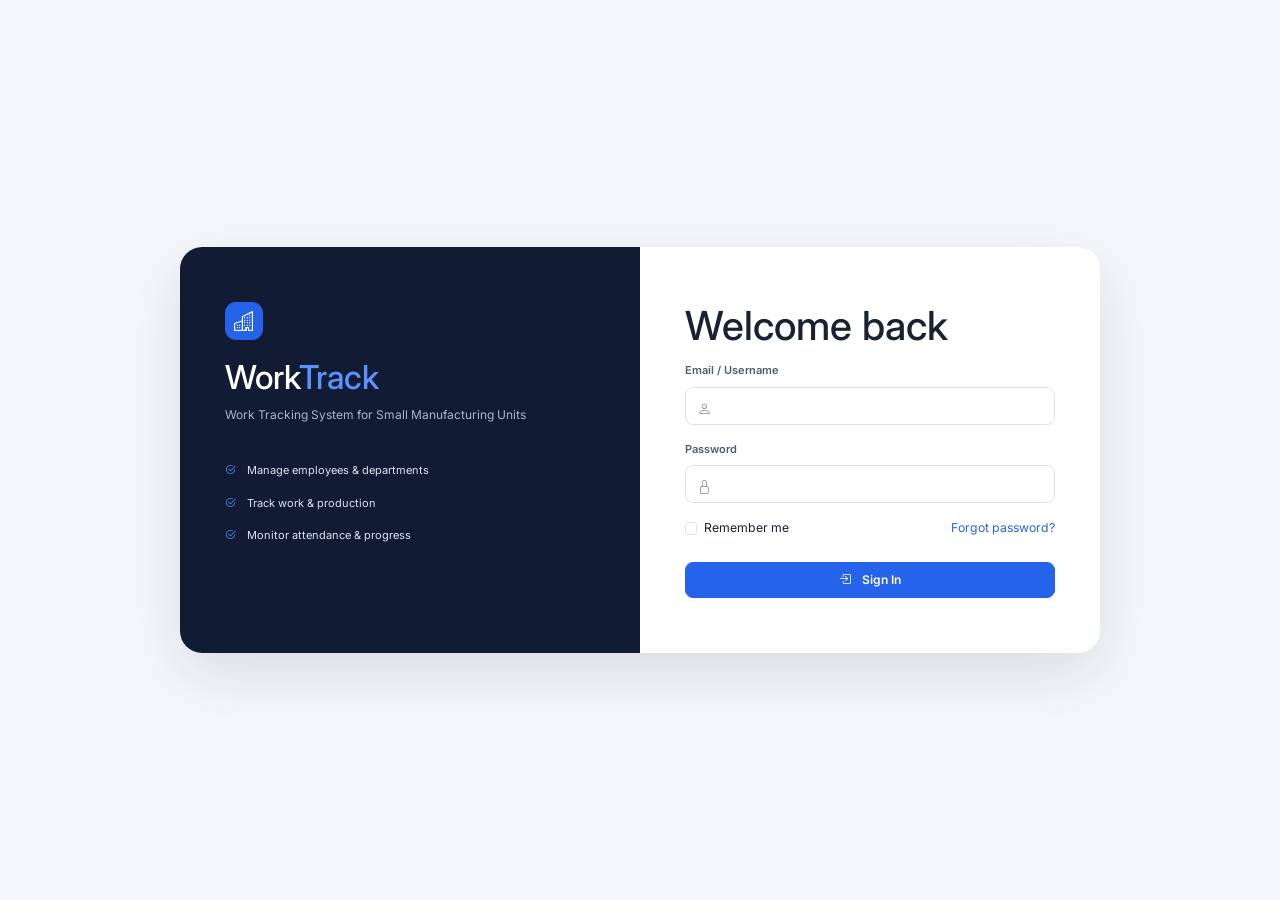
<file: frontend/index.html>
<!DOCTYPE html>

<html lang="en">

<head>

  <meta charset="UTF-8">

  <meta name="viewport" content="width=device-width, initial-scale=1.0">

  <title>WorkTrack | Login</title>

  <link href="https://cdn.jsdelivr.net/npm/bootstrap@5.3.3/dist/css/bootstrap.min.css" rel="stylesheet">

  <link href="https://cdn.jsdelivr.net/npm/bootstrap-icons@1.11.3/font/bootstrap-icons.css" rel="stylesheet">

  <link rel="stylesheet" href="assets/style.css">

</head>

<body class="login-page">

  <div class="login-shell">

    <div class="login-brand">

      <div class="brand-mark">
        <i class="bi bi-buildings"></i>
      </div>

      <h1>
        Work<span>Track</span>
      </h1>

      <p>
        Work Tracking System for Small Manufacturing Units
      </p>

      <div class="login-feature">
        <i class="bi bi-check2-circle"></i>
        Manage employees & departments
      </div>

      <div class="login-feature">
        <i class="bi bi-check2-circle"></i>
        Track work & production
      </div>

      <div class="login-feature">
        <i class="bi bi-check2-circle"></i>
        Monitor attendance & progress
      </div>

    </div>


    <div class="login-card">

      <div class="mobile-brand">
        Work<span>Track</span>
      </div>

      <h1>
        Welcome back
      </h1>

      <form id="loginForm">

        <label class="form-label">
          Email / Username
        </label>

        <div class="input-icon">

          <i class="bi bi-person"></i>

          <input type="text" class="form-control" id="loginUser" required autocomplete="username">

        </div>


        <label class="form-label mt-3">
          Password
        </label>

        <div class="input-icon">

          <i class="bi bi-lock"></i>

          <input type="password" class="form-control" id="loginPass" required autocomplete="current-password">

        </div>


        <div class="d-flex justify-content-between align-items-center mt-3 mb-4">

          <label class="small">

            <input type="checkbox" class="form-check-input me-1">

            Remember me

          </label>


          <a href="#" class="small" id="forgotPasswordLink">
            Forgot password?
          </a>

        </div>


        <button class="btn btn-primary w-100 py-2" type="submit">

          <i class="bi bi-box-arrow-in-right me-2"></i>

          Sign In

        </button>

      </form>

    </div>

  </div>


  <!-- Forgot Password Modal -->

  <div class="modal fade" id="forgotPasswordModal" tabindex="-1" aria-hidden="true">

    <div class="modal-dialog modal-dialog-centered">

      <div class="modal-content">

        <div class="modal-header">

          <h5 class="modal-title">

            <i class="bi bi-key me-2"></i>

            Reset Password

          </h5>

          <button type="button" class="btn-close" data-bs-dismiss="modal" aria-label="Close"></button>

        </div>


        <div class="modal-body">

          <form id="forgotPasswordForm">

            <div class="mb-3">

              <label class="form-label">
                Registered Email
              </label>

              <input type="email" class="form-control" id="forgotEmail" required>

            </div>


            <div class="mb-3">

              <label class="form-label">
                Registered Phone Number
              </label>

              <input type="text" class="form-control" id="forgotPhone" required>

            </div>


            <div class="mb-3">

              <label class="form-label">
                New Password
              </label>

              <input type="password" class="form-control" id="forgotNewPassword" minlength="6" required>

            </div>


            <div class="mb-3">

              <label class="form-label">
                Confirm New Password
              </label>

              <input type="password" class="form-control" id="forgotConfirmPassword" minlength="6" required>

            </div>


            <button type="submit" class="btn btn-primary w-100">

              <i class="bi bi-check-circle me-2"></i>

              Reset Password

            </button>

          </form>

        </div>

      </div>

    </div>

  </div>


  <script src="https://cdn.jsdelivr.net/npm/bootstrap@5.3.3/dist/js/bootstrap.bundle.min.js"></script>

  <script src="assets/script.js"></script>


  <script>

    document.addEventListener(
      'DOMContentLoaded',
      function () {

        const forgotLink =
          document.getElementById(
            'forgotPasswordLink'
          );

        const forgotForm =
          document.getElementById(
            'forgotPasswordForm'
          );

        const forgotModalElement =
          document.getElementById(
            'forgotPasswordModal'
          );

        if (
          !forgotLink ||
          !forgotForm ||
          !forgotModalElement
        ) {
          return;
        }


        const forgotModal =
          new bootstrap.Modal(
            forgotModalElement
          );


        forgotLink.addEventListener(
          'click',
          function (event) {

            event.preventDefault();

            forgotForm.reset();

            forgotModal.show();

          }
        );


        forgotForm.addEventListener(
          'submit',
          async function (event) {

            event.preventDefault();


            const email =
              document.getElementById(
                'forgotEmail'
              ).value.trim();


            const phone =
              document.getElementById(
                'forgotPhone'
              ).value.trim();


            const newPassword =
              document.getElementById(
                'forgotNewPassword'
              ).value;


            const confirmPassword =
              document.getElementById(
                'forgotConfirmPassword'
              ).value;


            if (newPassword.length < 6) {

              showToast(
                'New password must be at least 6 characters.'
              );

              return;

            }


            if (
              newPassword !==
              confirmPassword
            ) {

              showToast(
                'Passwords do not match.'
              );

              return;

            }


            try {

              const response =
                await fetch(
                  '/api/forgot-password',
                  {
                    method: 'POST',

                    headers: {
                      'Content-Type':
                        'application/json'
                    },

                    credentials:
                      'same-origin',

                    body: JSON.stringify({

                      email: email,

                      phone: phone,

                      new_password:
                        newPassword,

                      confirm_password:
                        confirmPassword

                    })
                  }
                );


              const data =
                await response.json();


              if (
                !response.ok ||
                !data.success
              ) {

                throw new Error(
                  data.message ||
                  'Password reset failed.'
                );

              }


              forgotModal.hide();

              forgotForm.reset();


              showToast(
                'Password reset successfully. You can now login.'
              );


            } catch (error) {

              showToast(
                error.message ||
                'Password reset failed.'
              );

            }

          }
        );

      }
    );

  </script>

</body>

</html>
</file>
<file: frontend/assets/style.css>
@import url('https://fonts.googleapis.com/css2?family=Inter:wght@400;500;600;700;800&display=swap');
:root{--primary:#2563eb;--primary-dark:#1d4ed8;--navy:#172554;--bg:#f5f7fb;--text:#182230;--muted:#6b7280;--border:#e7eaf0;--white:#fff;--sidebar:260px}
*{box-sizing:border-box}body{margin:0;background:var(--bg);color:var(--text);font-family:Inter,Arial,sans-serif;font-size:14px}a{text-decoration:none;color:var(--primary)}button,input,select,textarea{font-family:inherit}.app{min-height:100vh}.sidebar{width:var(--sidebar);background:#111c34;color:#dce4f4;position:fixed;left:0;top:0;bottom:0;padding:22px 14px;display:flex;flex-direction:column;z-index:100}.sidebar-brand{display:flex;align-items:center;gap:11px;padding:2px 10px 25px}.sidebar-brand strong{display:block;font-size:19px;color:white;letter-spacing:-.4px}.sidebar-brand small{display:block;color:#8794ae;font-size:10px;margin-top:2px}.brand-mark{width:38px;height:38px;border-radius:11px;background:#2563eb;color:white;display:grid;place-items:center;font-size:20px}.nav-label{font-size:10px;letter-spacing:1.2px;color:#71809d;font-weight:700;padding:9px 12px 7px}.nav-link{display:flex;align-items:center;gap:12px;color:#aebbd0;border-radius:9px;padding:10px 12px;margin:3px 0;font-weight:500;transition:.2s}.nav-link i{font-size:17px;width:20px;text-align:center}.nav-link:hover{background:#1c2945;color:white}.nav-link.active{background:#2563eb;color:#fff;box-shadow:0 5px 16px rgba(37,99,235,.2)}.nav-link.logout{color:#c4cedf}.sidebar-bottom{margin-top:auto;border-top:1px solid #293650;padding:15px 8px 3px;display:flex;align-items:center;gap:10px}.sidebar-bottom strong{font-size:12px;color:#fff;display:block}.sidebar-bottom small{font-size:10px;color:#8190aa}.mini-avatar,.avatar{display:grid;place-items:center;background:#dbeafe;color:#1d4ed8;font-weight:700;border-radius:50%}.mini-avatar{width:32px;height:32px;font-size:11px}.main{margin-left:var(--sidebar);min-height:100vh}.topbar{height:76px;background:#fff;border-bottom:1px solid var(--border);padding:0 32px;display:flex;align-items:center;justify-content:space-between;position:sticky;top:0;z-index:50}.topbar h5{font-size:15px;font-weight:700}.top-subtitle{font-size:11px;color:#9299a8}.top-actions{display:flex;align-items:center;gap:17px}.icon-btn{border:0;background:transparent;width:36px;height:36px;border-radius:9px;display:grid;place-items:center;color:#687386;font-size:19px;position:relative}.icon-btn:hover{background:#f2f4f8}.notification-dot{position:absolute;width:7px;height:7px;border-radius:50%;background:#ef4444;top:8px;right:7px;border:2px solid #fff}.user-menu{display:flex;align-items:center;gap:9px}.avatar{width:35px;height:35px;font-size:11px}.user-menu strong,.user-menu small{display:block}.user-menu strong{font-size:12px}.user-menu small{font-size:10px;color:#8992a2;margin-top:2px}.content{padding:28px 32px 45px;max-width:1500px;margin:auto}.welcome-row,.page-title{display:flex;align-items:flex-end;justify-content:space-between;margin-bottom:24px}.welcome-row h1,.page-title h1{font-size:25px;letter-spacing:-.6px;margin:4px 0 4px;font-weight:750}.muted{color:var(--muted);margin:0}.eyebrow{font-size:10px;color:#6680b5;letter-spacing:1.3px;font-weight:700}.stat-card{background:#fff;border:1px solid var(--border);border-radius:13px;padding:18px;display:flex;gap:13px;align-items:flex-start;min-height:122px;box-shadow:0 2px 5px rgba(22,34,51,.02)}.stat-card.compact{min-height:105px;padding:15px}.stat-icon{width:43px;height:43px;border-radius:11px;display:grid;place-items:center;font-size:20px;flex:none}.stat-icon.blue,.dept-icon.blue,.report-icon.blue{background:#e9f1ff;color:#2563eb}.stat-icon.green,.dept-icon.green,.report-icon.green{background:#e8f8ef;color:#16a34a}.stat-icon.orange,.dept-icon.orange,.report-icon.orange{background:#fff2df;color:#ea8a0a}.stat-icon.purple,.dept-icon.purple,.report-icon.purple{background:#f1eaff;color:#7c3aed}.stat-icon.red,.dept-icon.red{background:#ffebeb;color:#dc2626}.stat-icon.teal,.dept-icon.teal{background:#e6f8f6;color:#0f766e}.stat-card span{display:block;color:#71798a;font-size:11px}.stat-card h3{font-size:25px;margin:5px 0 4px;letter-spacing:-.5px}.positive{color:#16a34a!important}.warning{color:#d97706!important}.panel{background:#fff;border:1px solid var(--border);border-radius:13px;padding:19px;box-shadow:0 2px 5px rgba(22,34,51,.02)}.panel-head{display:flex;justify-content:space-between;align-items:center;gap:10px;margin-bottom:15px}.panel-head h5{font-size:14px;margin:0 0 3px;font-weight:700}.panel-head p{font-size:11px;color:#8992a2;margin:0}.filter-select{width:120px}.view-link{font-size:11px;font-weight:600}.table{margin-bottom:0;font-size:12px}.table th{font-size:10px;color:#7d8797;text-transform:uppercase;letter-spacing:.5px;border-bottom-color:var(--border);font-weight:700;white-space:nowrap}.table td{border-bottom-color:#eef0f4;color:#4d5767;padding:13px 9px;white-space:nowrap}.table tr:last-child td{border-bottom:0}.table strong{color:#202938}.person{display:flex;align-items:center;gap:9px}.person small{display:block;font-size:10px;color:#8b94a3;margin-top:2px}.table-avatar{width:32px;height:32px;border-radius:9px;display:grid;place-items:center;background:#e9f1ff;color:#2563eb;font-size:10px;font-weight:700;flex:none}.purple-bg{background:#f0e9ff;color:#7c3aed}.orange-bg{background:#fff0df;color:#d97706}.green-bg{background:#e7f8ee;color:#16a34a}.status,.badge-soft{display:inline-flex;align-items:center;border-radius:20px;padding:5px 9px;font-size:10px;font-weight:600}.green-status{background:#e9f8ef;color:#16803d}.orange-status{background:#fff2df;color:#b86a00}.blue-status{background:#e9f1ff;color:#245ac7}.yellow-status{background:#fff8dc;color:#a77a00}.red-status{background:#ffebeb;color:#c62828}.badge-soft.red{background:#ffebeb;color:#c62828}.badge-soft.yellow{background:#fff8dc;color:#9a7600}.badge-soft.gray{background:#f0f2f5;color:#667080}.icon-btn-sm{border:0;background:transparent;color:#8992a2}.chart-wrap{height:270px}.fake-chart{height:100%;display:flex;padding-top:8px}.y-axis{width:45px;display:flex;flex-direction:column;justify-content:space-between;padding-bottom:25px;color:#9ba3af;font-size:9px}.bars{flex:1;display:flex;align-items:stretch;justify-content:space-around;border-bottom:1px solid #e8ebf0;background:repeating-linear-gradient(to bottom,transparent 0,transparent 52px,#edf0f4 53px);padding:0 10px}.bar-col{width:10%;display:flex;flex-direction:column;justify-content:flex-end;align-items:center;gap:8px}.bar-col i{display:block;width:30px;background:#4f83ee;border-radius:5px 5px 0 0;min-height:10px}.bar-col small{font-size:9px;color:#8992a2;margin-bottom:7px}.donut-box{height:250px;display:flex;align-items:center;justify-content:center;gap:22px}.donut{width:150px;height:150px;border-radius:50%;background:conic-gradient(#2563eb 0 37.5%,#f59e0b 37.5% 90.6%,#d8dde6 90.6% 100%);display:grid;place-items:center;position:relative}.donut:after{content:"";position:absolute;inset:23px;background:#fff;border-radius:50%}.donut div{position:relative;z-index:2;text-align:center}.donut strong{display:block;font-size:27px}.donut small{font-size:10px;color:#8a93a1}.legend{display:flex;flex-direction:column;gap:14px}.legend span{font-size:10px;color:#697384;display:flex;align-items:center;gap:7px}.legend b{margin-left:8px;color:#202938}.dot{width:8px;height:8px;border-radius:50%;display:inline-block}.blue-dot{background:#2563eb}.orange-dot{background:#f59e0b}.gray-dot{background:#d8dde6}.green-dot{background:#22c55e}.red-dot{background:#ef4444}.yellow-dot{background:#eab308}.attendance-summary{display:flex;align-items:center;justify-content:center;gap:30px;height:150px}.att-circle{width:110px;height:110px;border:10px solid #dff4e8;border-top-color:#22c55e;border-radius:50%;display:flex;flex-direction:column;align-items:center;justify-content:center}.att-circle strong{font-size:17px}.att-circle small{font-size:9px;color:#7c8796}.att-list{display:flex;flex-direction:column;gap:12px}.att-list div{font-size:11px;color:#687386}.att-list b{margin-left:12px;color:#202938}.toolbar{display:flex;justify-content:space-between;gap:12px;margin-bottom:16px}.toolbar-actions{display:flex;gap:8px}.search-box{background:#fff;border:1px solid var(--border);border-radius:9px;width:280px;display:flex;align-items:center;padding:0 11px;color:#8a94a4}.search-box input{border:0;outline:0;width:100%;padding:9px 8px;font-size:11px}.form-control,.form-select{border-color:#dfe4eb;border-radius:8px;font-size:12px;padding:9px 11px}.form-label{font-size:11px;font-weight:600;color:#525c6d}.btn{font-size:12px;border-radius:8px;font-weight:600}.btn-primary{background:#2563eb;border-color:#2563eb}.btn-primary:hover{background:#1d4ed8;border-color:#1d4ed8}.btn-light{background:#f5f6f8;border-color:#e6e8ec}.dept-card{background:#fff;border:1px solid var(--border);border-radius:13px;padding:20px;position:relative;min-height:190px}.dept-icon,.report-icon{width:44px;height:44px;border-radius:11px;display:grid;place-items:center;font-size:20px;margin-bottom:16px}.dept-card h5{font-size:14px;margin:0 0 4px}.dept-card p{font-size:11px;color:#8b94a3;margin:0}.dept-number{position:absolute;right:18px;top:20px;color:#c2c8d2;font-size:11px;font-weight:700}.progress{height:7px;background:#edf0f4;border-radius:20px}.progress-bar{background:#4f83ee;border-radius:20px}.dept-card .progress{margin-top:18px!important}.dept-card small{display:block;margin-top:7px;font-size:9px}.legend-inline{display:flex;gap:12px;font-size:9px;color:#7b8493}.legend-inline span{display:flex;align-items:center;gap:5px}.mini-stat{background:#fff;border:1px solid var(--border);border-radius:12px;padding:16px}.mini-stat span{font-size:10px;color:#788293;display:block}.mini-stat strong{display:block;font-size:24px;margin:5px 0}.mini-stat small{font-size:9px;color:#939aa6}.progress-list{display:flex;flex-direction:column;gap:4px}.progress-item{display:grid;grid-template-columns:250px 1fr 100px;gap:20px;align-items:center;padding:16px 4px;border-bottom:1px solid #eef0f4}.progress-item:last-child{border:0}.progress-main{font-size:10px;color:#657083}.progress-main .progress{margin-top:8px}.report-grid{display:grid;grid-template-columns:repeat(4,1fr);gap:14px}.report-card{background:#fff;border:1px solid var(--border);border-radius:13px;padding:20px}.report-card h5{font-size:14px}.report-card p{font-size:11px;color:#7d8797;line-height:1.6;min-height:35px}.profile-avatar{width:88px;height:88px;border-radius:50%;background:#dbeafe;color:#2563eb;display:grid;place-items:center;margin:5px auto 14px;font-size:24px;font-weight:700}.profile-card h4{font-size:18px}.profile-info{display:flex;flex-direction:column;gap:12px;text-align:left}.profile-info div{display:flex;gap:10px;color:#657083;font-size:11px}.profile-info i{color:#2563eb}.toast{border:0;box-shadow:0 8px 25px rgba(0,0,0,.12)}.login-page{min-height:100vh;background:#f5f7fb;display:grid;place-items:center;padding:25px}.login-shell{width:min(920px,100%);display:grid;grid-template-columns:1fr 1fr;background:#fff;border-radius:22px;overflow:hidden;box-shadow:0 20px 60px rgba(17,28,52,.12)}.login-brand{background:#111c34;color:#fff;padding:55px 45px}.login-brand h1{font-size:33px;margin:18px 0 7px}.login-brand h1 span,.mobile-brand span{color:#5d91ff}.login-brand p{color:#aab6cb;font-size:12px;line-height:1.6;margin-bottom:38px}.login-feature{font-size:11px;color:#dbe3f1;margin:16px 0}.login-feature i{color:#5d91ff;margin-right:8px}.login-card{padding:55px 45px}.login-card h2{font-size:24px;margin-bottom:7px}.login-card .muted{font-size:11px;margin-bottom:27px}.input-icon{position:relative}.input-icon i{position:absolute;left:12px;top:11px;color:#8d97a7;z-index:2}.input-icon .form-control{padding-left:37px}.demo-note{background:#f4f7fb;padding:10px;border-radius:8px;font-size:10px;color:#7d8797}.mobile-brand{display:none;font-size:22px;font-weight:800;margin-bottom:28px}
@media(max-width:1100px){.report-grid{grid-template-columns:repeat(2,1fr)}.progress-item{grid-template-columns:200px 1fr 90px}}
@media(max-width:991px){.sidebar{transform:translateX(-100%);transition:.25s}.sidebar.open{transform:translateX(0)}.main{margin-left:0}.topbar{padding:0 18px}.content{padding:22px 18px}.welcome-row{align-items:flex-start}.donut-box{height:210px}.login-shell{max-width:520px;grid-template-columns:1fr}.login-brand{display:none}.mobile-brand{display:block}}
@media(max-width:650px){.welcome-row,.page-title{flex-direction:column;align-items:flex-start;gap:15px}.toolbar{flex-direction:column}.toolbar-actions{flex-wrap:wrap}.search-box{width:100%}.report-grid{grid-template-columns:1fr}.progress-item{grid-template-columns:1fr;gap:10px}.attendance-summary{justify-content:flex-start}.login-card{padding:35px 25px}.content{padding:18px 13px}.topbar{height:68px}.stat-card{min-height:105px}.panel{padding:14px}}
</file>
